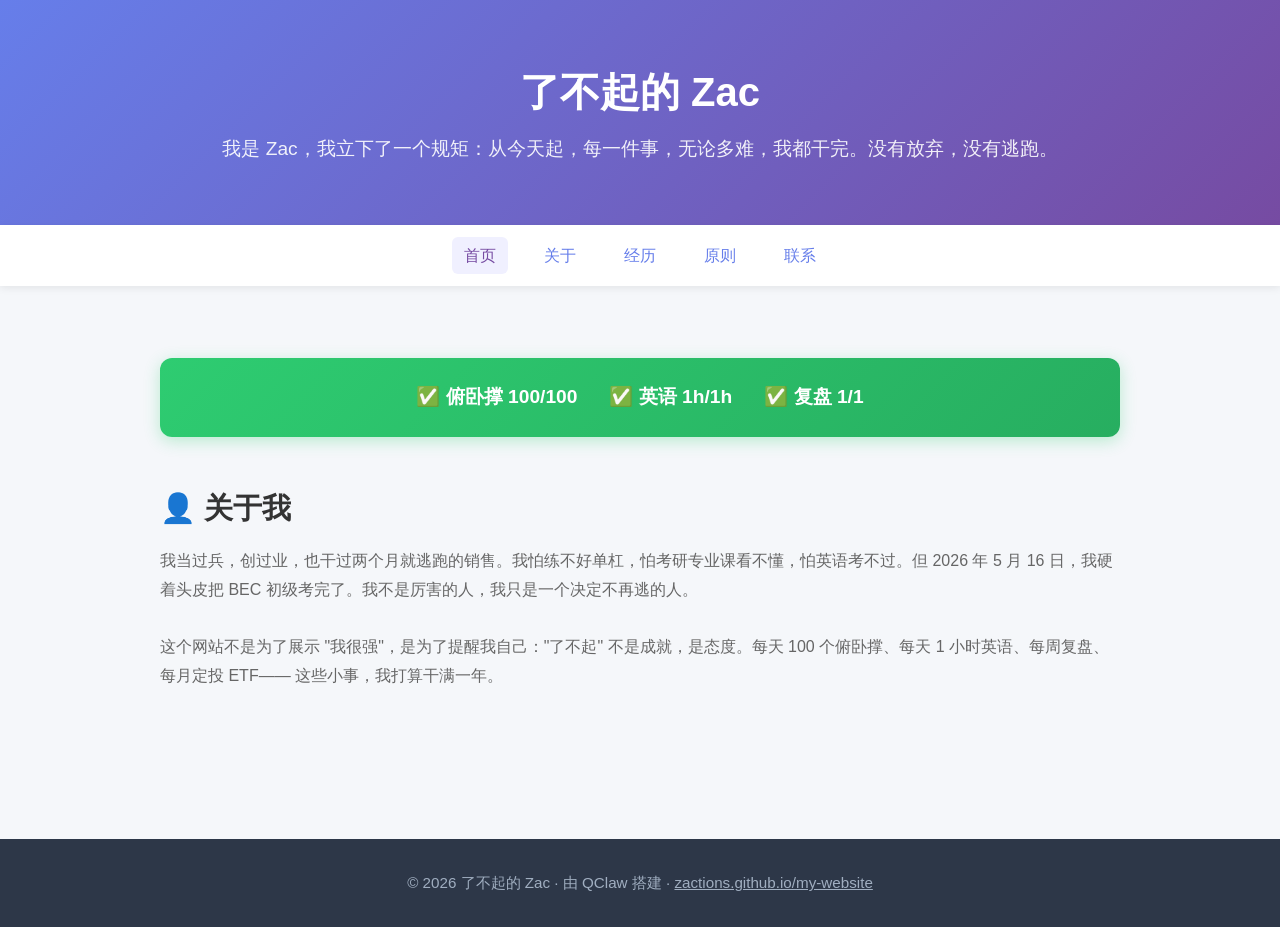
<file: index.html>
<!DOCTYPE html>
<html lang="zh-CN">
<head>
  <meta charset="UTF-8">
  <meta name="viewport" content="width=device-width, initial-scale=1.0">
  <title>了不起的 Zac</title>
  <meta name="description" content="了不起的 Zac - 每一件事，无论多难，我都干完。没有放弃，没有逃跑。">
  <meta name="keywords" content="Zac, 了不起的Zac, 个人网站, 坚持, 不逃跑">
  <meta name="author" content="Zac">
  <link rel="canonical" href="https://zactions.github.io/my-website/">
  <link rel="stylesheet" href="css/style.css">
  <link rel="icon" href="images/favicon.ico" type="image/x-icon">
  <!-- Open Graph -->
  <meta property="og:title" content="了不起的 Zac">
  <meta property="og:description" content="每一件事，无论多难，我都干完。没有放弃，没有逃跑。">
  <meta property="og:type" content="website">
  <meta property="og:url" content="https://zactions.github.io/my-website/">
  <!-- Twitter Card -->
  <meta name="twitter:card" content="summary">
  <meta name="twitter:title" content="了不起的 Zac">
  <meta name="twitter:description" content="每一件事，无论多难，我都干完。没有放弃，没有逃跑。">
  <!-- Security Headers -->
  <meta http-equiv="Content-Security-Policy" content="default-src 'self'; script-src 'self' 'unsafe-inline'; style-src 'self' 'unsafe-inline';">
  <meta http-equiv="X-Frame-Options" content="DENY">
  <meta http-equiv="X-Content-Type-Options" content="nosniff">
  <meta name="referrer" content="strict-origin-when-cross-origin">
</head>
<body>

<!-- 顶部横幅 -->
<header>
  <h1>了不起的 Zac</h1>
  <p>我是 Zac，我立下了一个规矩：从今天起，每一件事，无论多难，我都干完。没有放弃，没有逃跑。</p>
</header>

<!-- 导航栏 -->
<nav>
  <a href="index.html">首页</a>
  <a href="pages/about.html">关于</a>
  <a href="pages/timeline.html">经历</a>
  <a href="pages/rules.html">原则</a>
  <a href="pages/contact.html">联系</a>
</nav>

<!-- 主内容区 -->
<div class="container">

  <!-- 每日打卡 -->
  <section id="checkin" style="margin-top: 32px;">
    <div style="background: linear-gradient(135deg, #2ecc71 0%, #27ae60 100%); color: white; padding: 24px 32px; border-radius: 12px; display: flex; align-items: center; justify-content: center; gap: 32px; flex-wrap: wrap; font-size: 1.2em; font-weight: 600; box-shadow: 0 4px 16px rgba(46,204,113,0.3);">
      <span>✅ 俯卧撑 100/100</span>
      <span>✅ 英语 1h/1h</span>
      <span>✅ 复盘 1/1</span>
    </div>
  </section>

  <!-- 关于板块 -->
  <section id="about" style="margin-top: 48px;">
    <h2>👤 关于我</h2>
    <p class="section-desc">
      我当过兵，创过业，也干过两个月就逃跑的销售。我怕练不好单杠，怕考研专业课看不懂，怕英语考不过。但 2026 年 5 月 16 日，我硬着头皮把 BEC 初级考完了。我不是厉害的人，我只是一个决定不再逃的人。<br><br>
      这个网站不是为了展示 "我很强"，是为了提醒我自己："了不起" 不是成就，是态度。每天 100 个俯卧撑、每天 1 小时英语、每周复盘、每月定投 ETF—— 这些小事，我打算干满一年。
    </p>
  </section>

</div>

<!-- 页脚 -->
<footer>
  <p>© 2026 了不起的 Zac · 由 QClaw 搭建 · <a href="https://zactions.github.io/my-website/" style="color:#a0aec0;">zactions.github.io/my-website</a></p>
</footer>

<script src="js/main.js"></script>
</body>
</html>
</file>
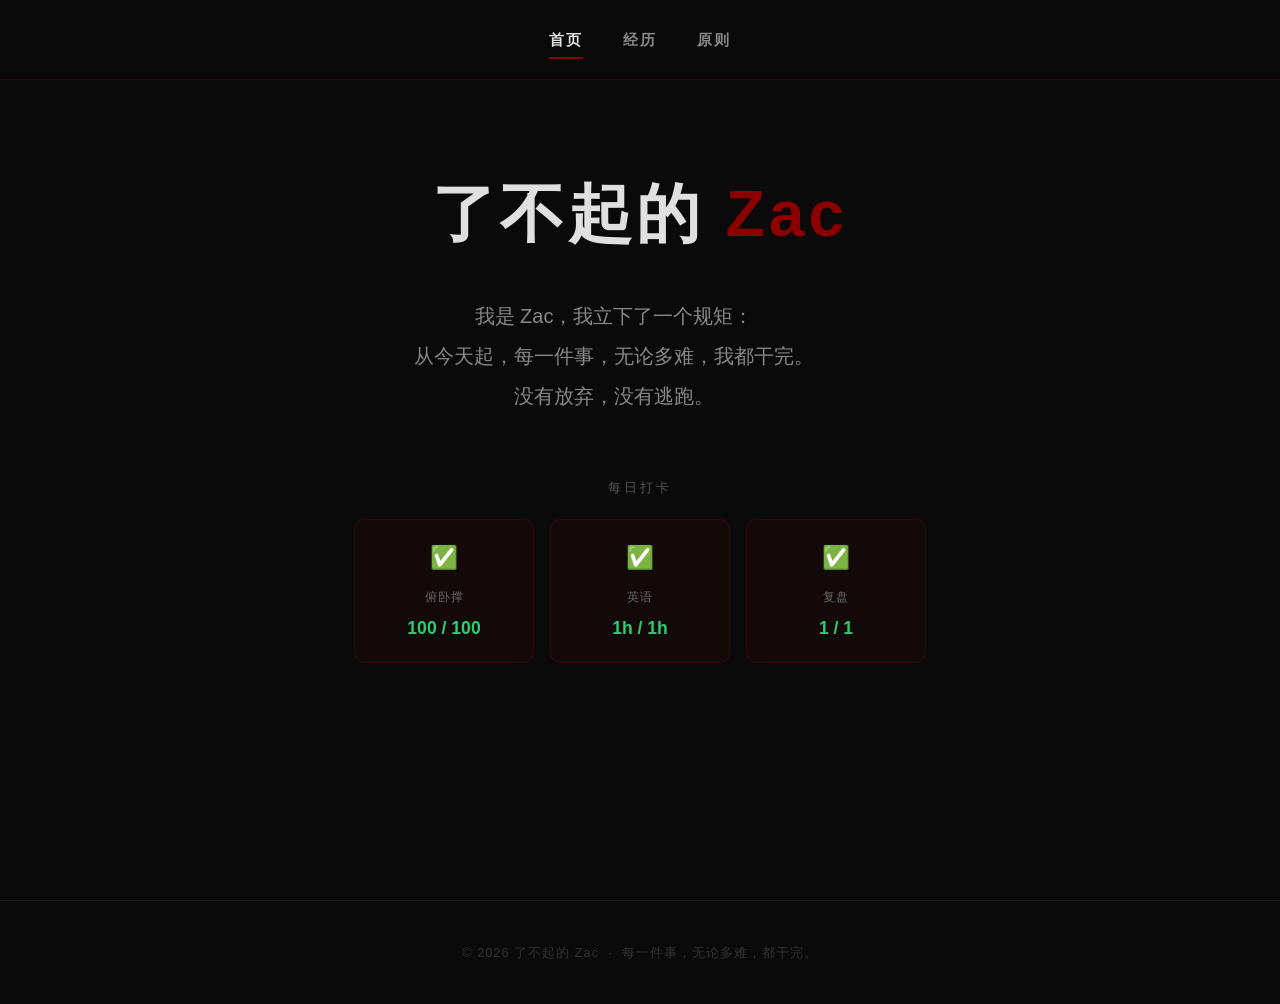
<file: zac-single-page.html>
<!DOCTYPE html>
<html lang="zh-CN">
<head>
  <meta charset="UTF-8">
  <meta name="viewport" content="width=device-width, initial-scale=1.0">
  <title>了不起的 Zac</title>
  <!-- Google Fonts -->
  <link rel="preconnect" href="https://fonts.googleapis.com">
  <link rel="preconnect" href="https://fonts.gstatic.com" crossorigin>
  <link href="https://fonts.googleapis.com/css2?family=Noto+Sans+SC:wght@400;700;900&display=swap" rel="stylesheet">
  <!-- Security Headers -->
  <meta http-equiv="Content-Security-Policy" content="default-src 'self'; script-src 'self' 'unsafe-inline'; style-src 'self' 'unsafe-inline' fonts.googleapis.com; font-src 'self' fonts.gstatic.com; img-src 'self' data:; connect-src 'none'; frame-ancestors 'none'; base-uri 'self'; form-action 'none';">
  <meta http-equiv="X-Frame-Options" content="DENY">
  <meta http-equiv="X-Content-Type-Options" content="nosniff">
  <meta http-equiv="X-XSS-Protection" content="1; mode=block">
  <meta name="referrer" content="strict-origin-when-cross-origin">
  <meta name="theme-color" content="#0a0a0a">
  <style>
    /* ===== Reset & Base ===== */
    *, *::before, *::after { box-sizing: border-box; margin: 0; padding: 0; }
    html { scroll-behavior: smooth; }
    body {
      font-family: 'Noto Sans SC', -apple-system, BlinkMacSystemFont, 'Segoe UI', sans-serif;
      background: #0a0a0a;
      color: #e0e0e0;
      line-height: 1.8;
      -webkit-font-smoothing: antialiased;
      overflow-x: hidden;
    }

    /* ===== Navigation ===== */
    nav {
      position: fixed;
      top: 0; left: 0; right: 0;
      z-index: 1000;
      display: flex;
      justify-content: center;
      gap: 40px;
      padding: 20px 24px;
      background: rgba(10, 10, 10, 0.85);
      backdrop-filter: blur(12px);
      -webkit-backdrop-filter: blur(12px);
      border-bottom: 1px solid rgba(139, 0, 0, 0.3);
    }
    nav a {
      color: #888;
      text-decoration: none;
      font-size: 0.95em;
      font-weight: 700;
      letter-spacing: 2px;
      text-transform: uppercase;
      padding: 6px 0;
      position: relative;
      transition: color 0.3s;
      cursor: pointer;
    }
    nav a::after {
      content: '';
      position: absolute;
      bottom: 0; left: 0; right: 0;
      height: 2px;
      background: #8b0000;
      transform: scaleX(0);
      transition: transform 0.3s;
    }
    nav a:hover, nav a.active { color: #e0e0e0; }
    nav a:hover::after, nav a.active::after { transform: scaleX(1); }

    /* ===== Page Sections ===== */
    .page { display: none; min-height: 100vh; padding: 100px 24px 80px; }
    .page.active { display: block; }

    /* ===== Container ===== */
    .container { max-width: 720px; margin: 0 auto; }

    /* ===== Home Page ===== */
    #page-home {
      display: flex;
      flex-direction: column;
      justify-content: center;
      align-items: center;
      text-align: center;
      min-height: 100vh;
      padding-top: 0;
    }
    .hero-title {
      font-size: clamp(2.2em, 6vw, 4em);
      font-weight: 900;
      color: #e0e0e0;
      letter-spacing: 4px;
      margin-bottom: 24px;
      animation: fadeInUp 0.8s ease-out;
    }
    .hero-title span {
      color: #8b0000;
    }
    .hero-subtitle {
      font-size: clamp(1em, 2.5vw, 1.25em);
      color: #888;
      max-width: 520px;
      line-height: 2;
      animation: fadeInUp 0.8s ease-out 0.2s both;
    }
    .hero-subtitle .highlight {
      color: #e0e0e0;
      font-weight: 700;
    }

    /* ===== Check-in Section ===== */
    .checkin-section {
      margin-top: 60px;
      animation: fadeInUp 0.8s ease-out 0.4s both;
    }
    .checkin-title {
      font-size: 0.8em;
      color: #555;
      letter-spacing: 3px;
      text-transform: uppercase;
      margin-bottom: 20px;
    }
    .checkin-grid {
      display: flex;
      gap: 16px;
      justify-content: center;
      flex-wrap: wrap;
    }
    .checkin-item {
      background: rgba(139, 0, 0, 0.08);
      border: 1px solid rgba(139, 0, 0, 0.25);
      border-radius: 10px;
      padding: 18px 28px;
      min-width: 180px;
      transition: border-color 0.3s, background 0.3s;
    }
    .checkin-item:hover {
      border-color: rgba(139, 0, 0, 0.6);
      background: rgba(139, 0, 0, 0.15);
    }
    .checkin-item .icon {
      font-size: 1.4em;
      margin-bottom: 8px;
    }
    .checkin-item .label {
      font-size: 0.78em;
      color: #666;
      letter-spacing: 1px;
      text-transform: uppercase;
    }
    .checkin-item .value {
      font-size: 1.1em;
      font-weight: 700;
      color: #e0e0e0;
      margin-top: 4px;
    }
    .checkin-item .value.done { color: #2ecc71; }

    /* ===== Timeline Page ===== */
    .page-title {
      font-size: clamp(1.6em, 4vw, 2.4em);
      font-weight: 900;
      color: #e0e0e0;
      letter-spacing: 3px;
      margin-bottom: 12px;
    }
    .page-desc {
      color: #555;
      font-size: 0.95em;
      margin-bottom: 48px;
      line-height: 1.8;
    }
    .timeline {
      position: relative;
      padding-left: 36px;
    }
    .timeline::before {
      content: '';
      position: absolute;
      left: 7px;
      top: 6px;
      bottom: 6px;
      width: 2px;
      background: linear-gradient(to bottom, #8b0000, #333, #2ecc71);
    }
    .tl-item {
      position: relative;
      margin-bottom: 40px;
      animation: fadeInUp 0.5s ease-out both;
    }
    .tl-item:nth-child(2) { animation-delay: 0.1s; }
    .tl-item:nth-child(3) { animation-delay: 0.2s; }
    .tl-item:nth-child(4) { animation-delay: 0.3s; }
    .tl-item:nth-child(5) { animation-delay: 0.4s; }
    .tl-item:nth-child(6) { animation-delay: 0.5s; }
    .tl-item:nth-child(7) { animation-delay: 0.6s; }
    .tl-dot {
      position: absolute;
      left: -36px;
      top: 6px;
      width: 16px;
      height: 16px;
      border-radius: 50%;
      border: 2px solid #0a0a0a;
      z-index: 1;
    }
    .tl-dot.escape { background: #8b0000; box-shadow: 0 0 0 3px rgba(139,0,0,0.3); }
    .tl-dot.persist { background: #2ecc71; box-shadow: 0 0 0 3px rgba(46,204,113,0.3); }
    .tl-year {
      font-size: 0.78em;
      letter-spacing: 2px;
      text-transform: uppercase;
      margin-bottom: 8px;
    }
    .tl-year.escape { color: #8b0000; }
    .tl-year.persist { color: #2ecc71; }
    .tl-text {
      color: #aaa;
      font-size: 0.95em;
      line-height: 1.9;
    }
    .tl-text .tag {
      font-weight: 700;
      padding: 1px 8px;
      border-radius: 4px;
      font-size: 0.88em;
    }
    .tl-text .tag.escape { color: #8b0000; background: rgba(139,0,0,0.15); }
    .tl-text .tag.persist { color: #2ecc71; background: rgba(46,204,113,0.1); }
    .tl-reflect {
      display: block;
      margin-top: 10px;
      color: #555;
      font-size: 0.88em;
      font-style: italic;
      border-left: 2px solid #333;
      padding-left: 12px;
    }

    /* ===== Rules Page ===== */
    .rules-grid {
      display: flex;
      flex-direction: column;
      gap: 24px;
      margin-top: 12px;
    }
    .rule-card {
      background: transparent;
      border: 1px solid #1a1a1a;
      border-radius: 12px;
      padding: 32px 36px;
      transition: border-color 0.3s, background 0.3s;
    }
    .rule-card:hover {
      border-color: #8b0000;
      background: rgba(139, 0, 0, 0.05);
    }
    .rule-num {
      font-size: 0.72em;
      color: #8b0000;
      letter-spacing: 3px;
      font-weight: 700;
      margin-bottom: 14px;
    }
    .rule-text {
      font-size: clamp(1.1em, 2.5vw, 1.35em);
      font-weight: 700;
      color: #e0e0e0;
      line-height: 1.7;
    }

    /* ===== Footer ===== */
    footer {
      text-align: center;
      padding: 40px 24px;
      color: #333;
      font-size: 0.8em;
      letter-spacing: 1px;
      border-top: 1px solid #1a1a1a;
    }

    /* ===== Animations ===== */
    @keyframes fadeInUp {
      from { opacity: 0; transform: translateY(20px); }
      to   { opacity: 1; transform: translateY(0); }
    }

    /* ===== Responsive ===== */
    @media (max-width: 600px) {
      nav { gap: 20px; padding: 16px 12px; }
      nav a { font-size: 0.82em; letter-spacing: 1px; }
      .page { padding: 90px 16px 60px; }
      .checkin-item { min-width: 140px; padding: 14px 18px; }
      .rule-card { padding: 24px 20px; }
      .timeline { padding-left: 28px; }
    }
  </style>
</head>
<body>

<!-- ===== Navigation ===== -->
<nav>
  <a onclick="switchPage('home')" class="active">首页</a>
  <a onclick="switchPage('timeline')">经历</a>
  <a onclick="switchPage('rules')">原则</a>
</nav>

<!-- ===== Page: Home ===== -->
<div id="page-home" class="page active">
  <div class="container">
    <h1 class="hero-title">了不起的 <span>Zac</span></h1>
    <p class="hero-subtitle">
      我是 Zac，我立下了一个规矩：<br>
      从今天起，每一件事，无论多难，我都干完。<br>
      没有放弃，没有逃跑。
    </p>

    <div class="checkin-section">
      <div class="checkin-title">每日打卡</div>
      <div class="checkin-grid">
        <div class="checkin-item">
          <div class="icon">✅</div>
          <div class="label">俯卧撑</div>
          <div class="value done">100 / 100</div>
        </div>
        <div class="checkin-item">
          <div class="icon">✅</div>
          <div class="label">英语</div>
          <div class="value done">1h / 1h</div>
        </div>
        <div class="checkin-item">
          <div class="icon">✅</div>
          <div class="label">复盘</div>
          <div class="value done">1 / 1</div>
        </div>
      </div>
    </div>
  </div>
</div>

<!-- ===== Page: Timeline ===== -->
<div id="page-timeline" class="page">
  <div class="container">
    <h2 class="page-title">经历</h2>
    <p class="page-desc">这里没有成功故事，只有我一次次"想逃"和"硬撑"的记录。</p>

    <div class="timeline">
      <!-- 2018 -->
      <div class="tl-item">
        <div class="tl-dot escape"></div>
        <div class="tl-year escape">2018 年 — 逃</div>
        <div class="tl-text">
          去北京大宝化妆品公司打工，两班倒，累 + 被骂，干了两天就辞职。
          <span class="tag escape">（逃）</span>
          <span class="tl-reflect">反思：怕苦，我选了最省力的路。</span>
        </div>
      </div>

      <!-- 2019–2021 -->
      <div class="tl-item">
        <div class="tl-dot persist"></div>
        <div class="tl-year persist">2019 — 2021 年 — 撑</div>
        <div class="tl-text">
          创办补习班，从零做起，招生、教学、管理全扛下来，成功运营。
          <span class="tag persist">（撑）</span>
          <span class="tl-reflect">反思：原来我能撑住的时候，是可以做出东西的。</span>
        </div>
      </div>

      <!-- 2023–2025 -->
      <div class="tl-item">
        <div class="tl-dot escape"></div>
        <div class="tl-year escape">2023 — 2025 年 — 逃</div>
        <div class="tl-text">
          在部队，怕单杠练不好、怕考核不过、怕被批评，选择了退伍。
          <span class="tag escape">（逃）</span>
          <span class="tl-reflect">反思：我逃了，但问题没有消失，只是延迟了。</span>
        </div>
      </div>

      <!-- 2025 备考 -->
      <div class="tl-item">
        <div class="tl-dot escape"></div>
        <div class="tl-year escape">2025 年 — 逃</div>
        <div class="tl-text">
          退伍后说"要考研"，在北大的专业课面前打游戏逃避，最后没考上。
          <span class="tag escape">（逃）</span>
          <span class="tl-reflect">反思：逃避比失败更让人看不起自己。</span>
        </div>
      </div>

      <!-- 2026 入职 -->
      <div class="tl-item">
        <div class="tl-dot escape"></div>
        <div class="tl-year escape">2026 年初 — 逃</div>
        <div class="tl-text">
          入职指南针公司，两个月后因业绩压力和产品价值质疑离职。
          <span class="tag escape">（逃）</span>
          <span class="tl-reflect">反思：我不是不能干，我是不敢面对"干不好"的自己。</span>
        </div>
      </div>

      <!-- 2026 BEC -->
      <div class="tl-item">
        <div class="tl-dot persist"></div>
        <div class="tl-year persist">2026 年 5 月 16 日 — 撑</div>
        <div class="tl-text">
          BEC 初级英语考试，听力听不懂、口语说不出，但硬着头皮考完了。
          <span class="tag persist">（撑）</span>
          <span class="tl-reflect">反思：这一次我没有逃。撑过去之后，我发现"怕"是可以被干掉的。</span>
        </div>
      </div>

      <!-- 现在 -->
      <div class="tl-item">
        <div class="tl-dot persist"></div>
        <div class="tl-year persist">现在 → 一年之约 — 撑</div>
        <div class="tl-text">
          每天 100 个俯卧撑、每天 1 小时英语、每周复盘、每月定投 ETF。
          <span class="tag persist">（撑）</span>
          <span class="tl-reflect">反思：了不起不是成就，是态度。这些小事，我打算干满一年。</span>
        </div>
      </div>
    </div>
  </div>
</div>

<!-- ===== Page: Rules ===== -->
<div id="page-rules" class="page">
  <div class="container">
    <h2 class="page-title">原则</h2>
    <p class="page-desc">这些原则，是我用一次次的"逃"换来的。</p>

    <div class="rules-grid">
      <div class="rule-card">
        <div class="rule-num">01</div>
        <div class="rule-text">遇到困难，先问"我怎么才能撑过去"，而不是"我能不能换条路"。</div>
      </div>
      <div class="rule-card">
        <div class="rule-num">02</div>
        <div class="rule-text">先干完，再谈情绪。情绪是干完之后的奖励，不是干之前的借口。</div>
      </div>
      <div class="rule-card">
        <div class="rule-num">03</div>
        <div class="rule-text">同理心留给有资格的人。自己都站不稳，扶别人只会一起倒。</div>
      </div>
      <div class="rule-card">
        <div class="rule-num">04</div>
        <div class="rule-text">对面弱爆了，就快速推塔。工作中的目标是完成任务、赚到钱，不是打公平竞技。</div>
      </div>
      <div class="rule-card">
        <div class="rule-num">05</div>
        <div class="rule-text">如果我没钱没本事，对谁好都是打扰。</div>
      </div>
      <div class="rule-card">
        <div class="rule-num">06</div>
        <div class="rule-text">投资自己的脑子、身体和时间，这三样东西别人永远拿不走。</div>
      </div>
    </div>
  </div>
</div>

<footer>© 2026 了不起的 Zac &nbsp;·&nbsp; 每一件事，无论多难，都干完。</footer>

<!-- ===== Native JS: SPA Page Switch ===== -->
<script>
  function switchPage(pageName) {
    // Hide all pages
    var pages = document.querySelectorAll('.page');
    for (var i = 0; i < pages.length; i++) {
      pages[i].classList.remove('active');
    }
    // Show target page
    var target = document.getElementById('page-' + pageName);
    if (target) {
      target.classList.add('active');
    }
    // Update nav active state
    var navLinks = document.querySelectorAll('nav a');
    for (var j = 0; j < navLinks.length; j++) {
      navLinks[j].classList.remove('active');
      if (navLinks[j].getAttribute('onclick') === "switchPage('" + pageName + "')") {
        navLinks[j].classList.add('active');
      }
    }
    // Scroll to top
    window.scrollTo({ top: 0, behavior: 'smooth' });
  }

  // Re-trigger animations on page switch
  var observer = new MutationObserver(function() {
    var activePage = document.querySelector('.page.active');
    if (activePage) {
      var animated = activePage.querySelectorAll('.tl-item, .rule-card');
      for (var k = 0; k < animated.length; k++) {
        animated[k].style.animation = 'none';
        animated[k].offsetHeight; // trigger reflow
        animated[k].style.animation = '';
      }
    }
  });
  observer.observe(document.getElementById('page-timeline'), { attributes: true, attributeFilter: ['class'] });
  observer.observe(document.getElementById('page-rules'), { attributes: true, attributeFilter: ['class'] });
</script>

</body>
</html>
</file>
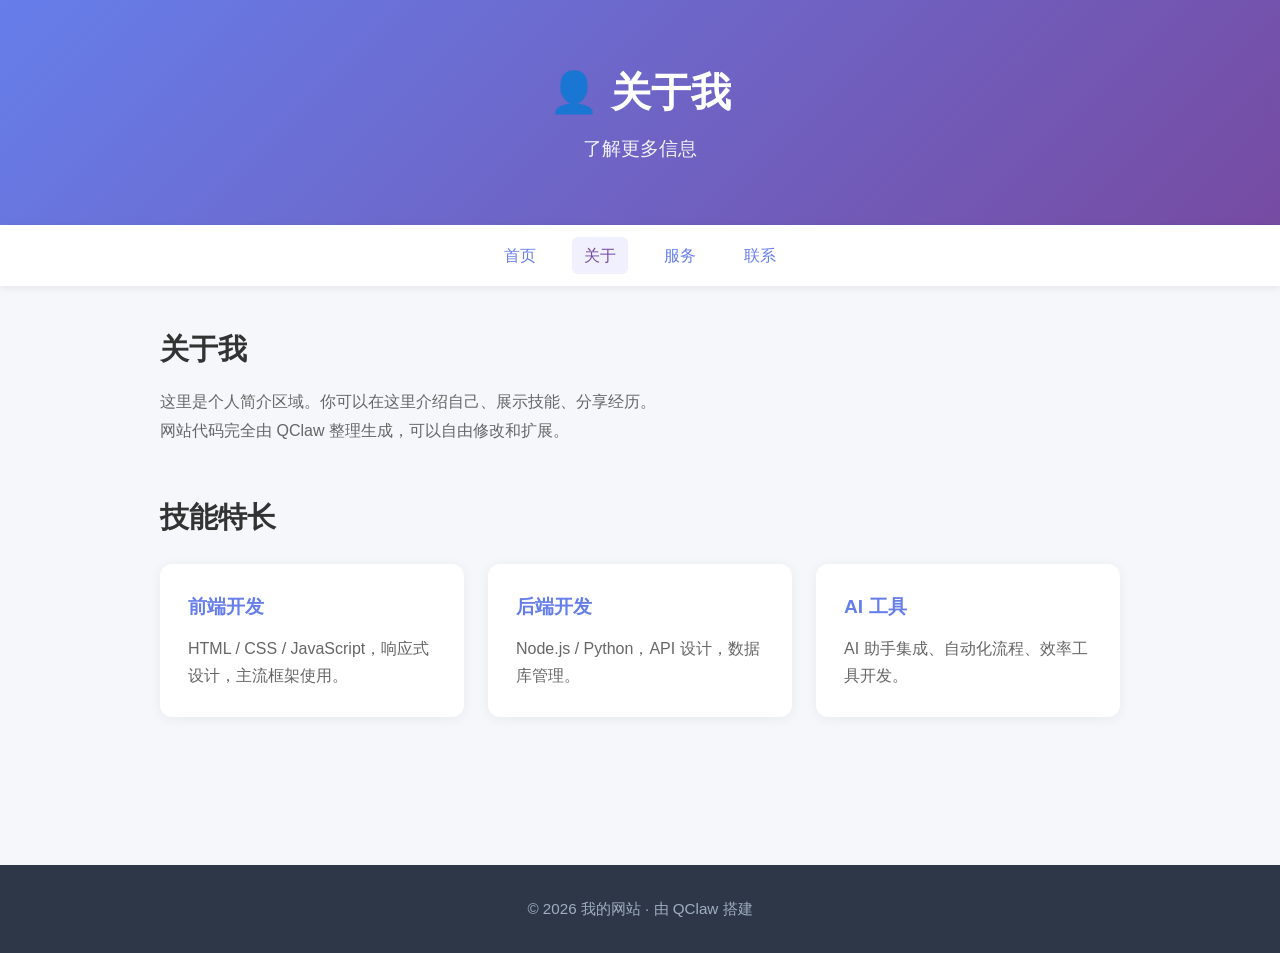
<file: pages/about.html>
<!DOCTYPE html>
<html lang="zh-CN">
<head>
  <meta charset="UTF-8">
  <meta name="viewport" content="width=device-width, initial-scale=1.0">
  <title>关于我 - 我的网站</title>
  <link rel="stylesheet" href="../css/style.css">
</head>
<body>

<header>
  <h1>👤 关于我</h1>
  <p>了解更多信息</p>
</header>

<nav>
  <a href="../index.html">首页</a>
  <a href="about.html">关于</a>
  <a href="services.html">服务</a>
  <a href="contact.html">联系</a>
</nav>

<div class="container">
  <section>
    <h2>关于我</h2>
    <p class="section-desc">
      这里是个人简介区域。你可以在这里介绍自己、展示技能、分享经历。<br>
      网站代码完全由 QClaw 整理生成，可以自由修改和扩展。
    </p>
  </section>

  <section style="margin-top: 40px;">
    <h2>技能特长</h2>
    <div class="cards">
      <div class="card">
        <h3>前端开发</h3>
        <p>HTML / CSS / JavaScript，响应式设计，主流框架使用。</p>
      </div>
      <div class="card">
        <h3>后端开发</h3>
        <p>Node.js / Python，API 设计，数据库管理。</p>
      </div>
      <div class="card">
        <h3>AI 工具</h3>
        <p>AI 助手集成、自动化流程、效率工具开发。</p>
      </div>
    </div>
  </section>
</div>

<footer>
  <p>© 2026 我的网站 · 由 QClaw 搭建</p>
</footer>

<script src="../js/main.js"></script>
</body>
</html>
</file>
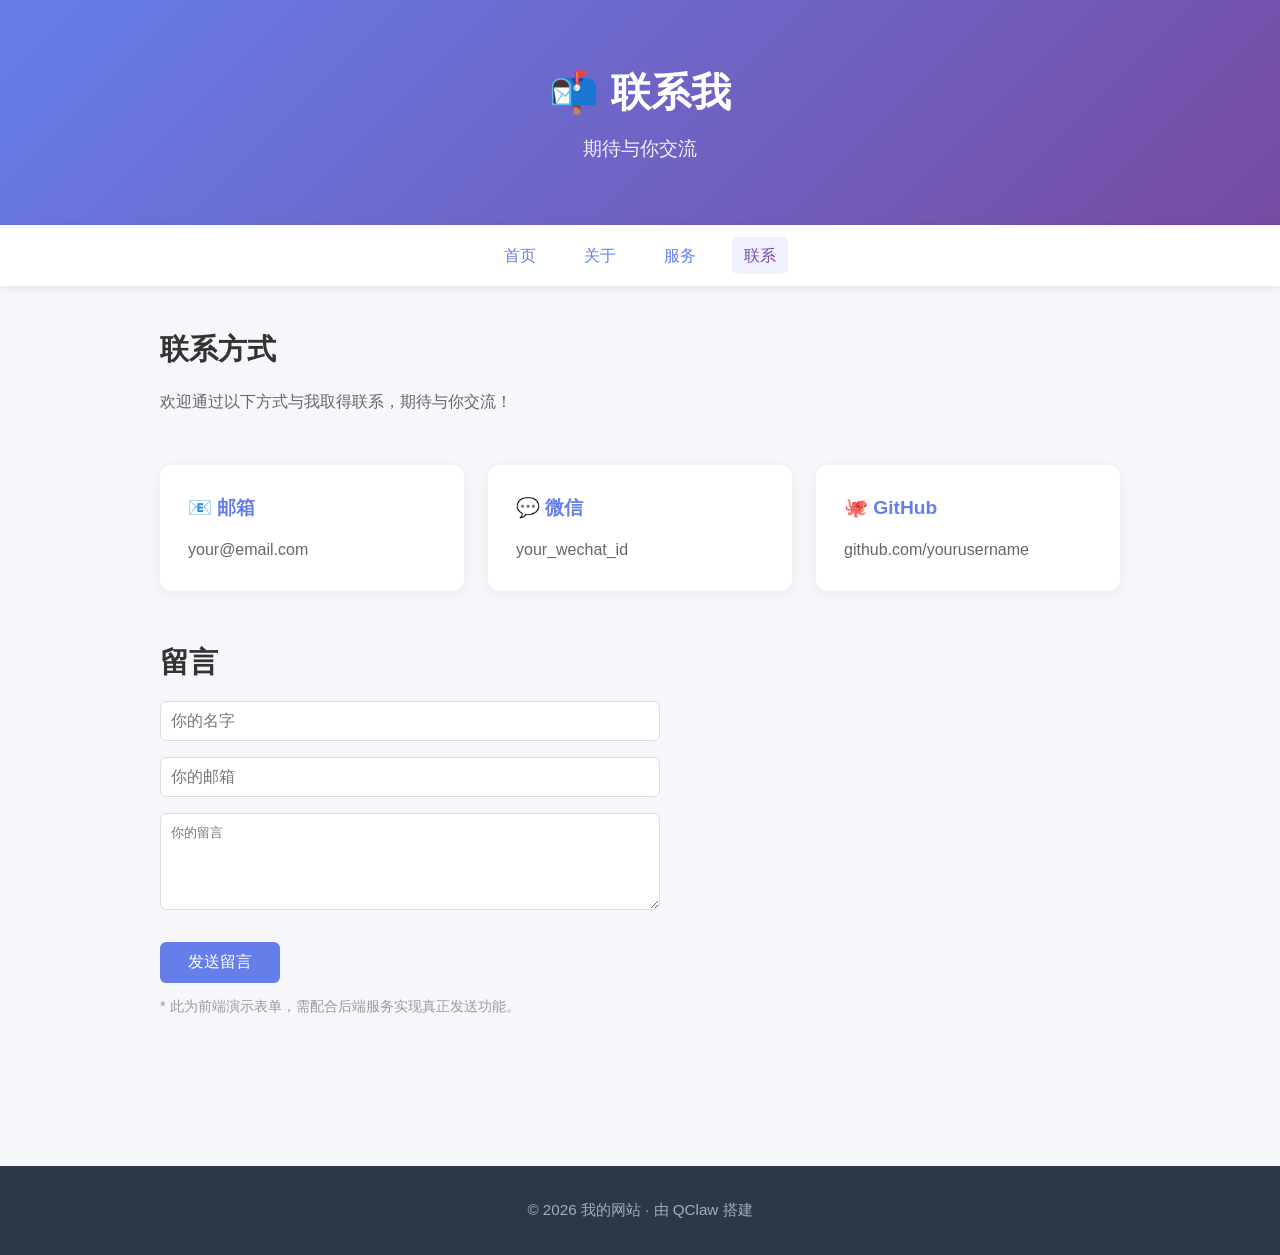
<file: pages/contact.html>
<!DOCTYPE html>
<html lang="zh-CN">
<head>
  <meta charset="UTF-8">
  <meta name="viewport" content="width=device-width, initial-scale=1.0">
  <title>联系我 - 我的网站</title>
  <link rel="stylesheet" href="../css/style.css">
</head>
<body>

<header>
  <h1>📬 联系我</h1>
  <p>期待与你交流</p>
</header>

<nav>
  <a href="../index.html">首页</a>
  <a href="about.html">关于</a>
  <a href="services.html">服务</a>
  <a href="contact.html">联系</a>
</nav>

<div class="container">
  <section>
    <h2>联系方式</h2>
    <p class="section-desc">
      欢迎通过以下方式与我取得联系，期待与你交流！
    </p>
  </section>

  <section style="margin-top: 32px;">
    <div class="cards">
      <div class="card">
        <h3>📧 邮箱</h3>
        <p>your@email.com</p>
      </div>
      <div class="card">
        <h3>💬 微信</h3>
        <p>your_wechat_id</p>
      </div>
      <div class="card">
        <h3>🐙 GitHub</h3>
        <p>github.com/yourusername</p>
      </div>
    </div>
  </section>

  <section style="margin-top: 48px;">
    <h2>留言</h2>
    <form style="margin-top: 16px; display: flex; flex-direction: column; gap: 16px; max-width: 500px;">
      <input type="text" placeholder="你的名字" style="padding: 10px; border: 1px solid #ddd; border-radius: 6px; font-size: 1em;">
      <input type="email" placeholder="你的邮箱" style="padding: 10px; border: 1px solid #ddd; border-radius: 6px; font-size: 1em;">
      <textarea placeholder="你的留言" rows="5" style="padding: 10px; border: 1px solid #ddd; border-radius: 6px; font-size: 1em; resize: vertical;"></textarea>
      <button type="button" class="btn" style="align-self: flex-start;">发送留言</button>
    </form>
    <p style="margin-top: 12px; color: #999; font-size: 0.9em;">* 此为前端演示表单，需配合后端服务实现真正发送功能。</p>
  </section>
</div>

<footer>
  <p>© 2026 我的网站 · 由 QClaw 搭建</p>
</footer>

<script src="../js/main.js"></script>
</body>
</html>
</file>
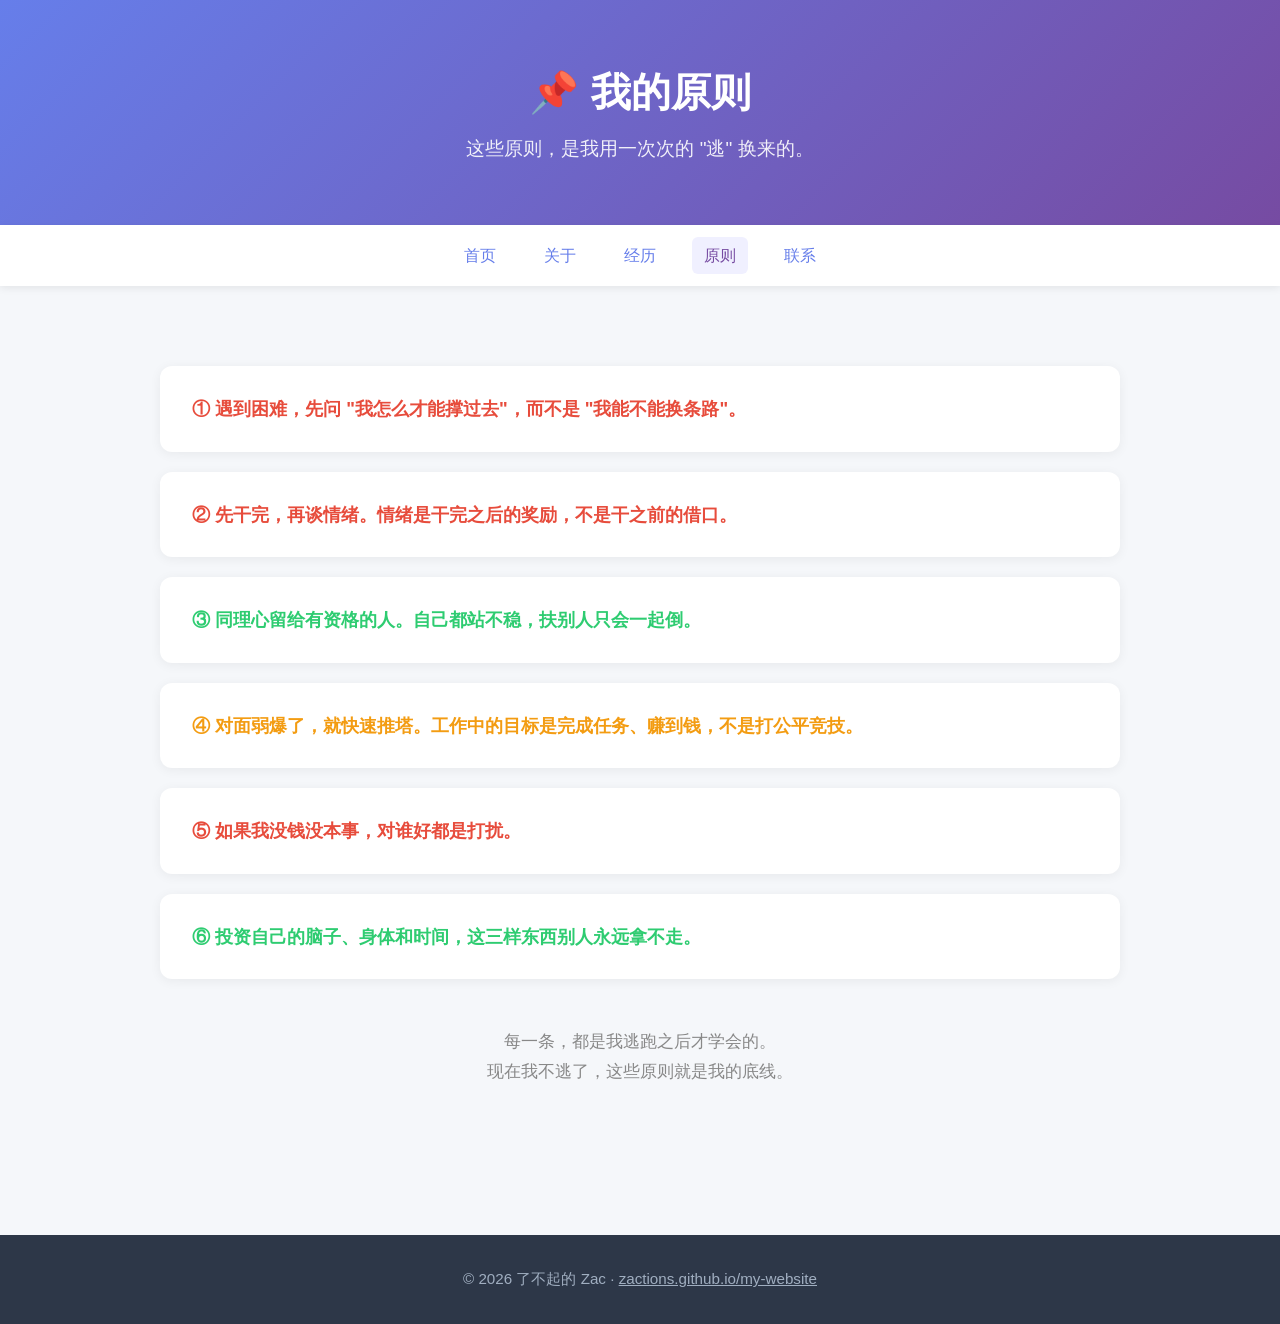
<file: pages/rules.html>
<!DOCTYPE html>
<html lang="zh-CN">
<head>
  <meta charset="UTF-8">
  <meta name="viewport" content="width=device-width, initial-scale=1.0">
  <title>我的原则 - 了不起的 Zac</title>
  <meta name="description" content="这些原则，是我用一次次的逃换来的。">
  <link rel="stylesheet" href="../css/style.css">
  <link rel="icon" href="../images/favicon.ico" type="image/x-icon">
  <meta http-equiv="Content-Security-Policy" content="default-src 'self'; script-src 'self' 'unsafe-inline'; style-src 'self' 'unsafe-inline';">
  <meta http-equiv="X-Frame-Options" content="DENY">
  <meta http-equiv="X-Content-Type-Options" content="nosniff">
  <meta name="referrer" content="strict-origin-when-cross-origin">
</head>
<body>

<header>
  <h1>📌 我的原则</h1>
  <p>这些原则，是我用一次次的 "逃" 换来的。</p>
</header>

<nav>
  <a href="../index.html">首页</a>
  <a href="about.html">关于</a>
  <a href="timeline.html">经历</a>
  <a href="rules.html">原则</a>
  <a href="contact.html">联系</a>
</nav>

<div class="container">

  <!-- 原则列表 -->
  <section style="margin-top: 40px;">

    <div style="background: white; padding: 28px 32px; border-radius: 12px; box-shadow: 0 2px 12px rgba(0,0,0,0.06); margin-bottom: 20px;">
      <h3 style="color: #e74c3c; font-size: 1.15em;">① 遇到困难，先问 "我怎么才能撑过去"，而不是 "我能不能换条路"。</h3>
    </div>

    <div style="background: white; padding: 28px 32px; border-radius: 12px; box-shadow: 0 2px 12px rgba(0,0,0,0.06); margin-bottom: 20px;">
      <h3 style="color: #e74c3c; font-size: 1.15em;">② 先干完，再谈情绪。情绪是干完之后的奖励，不是干之前的借口。</h3>
    </div>

    <div style="background: white; padding: 28px 32px; border-radius: 12px; box-shadow: 0 2px 12px rgba(0,0,0,0.06); margin-bottom: 20px;">
      <h3 style="color: #2ecc71; font-size: 1.15em;">③ 同理心留给有资格的人。自己都站不稳，扶别人只会一起倒。</h3>
    </div>

    <div style="background: white; padding: 28px 32px; border-radius: 12px; box-shadow: 0 2px 12px rgba(0,0,0,0.06); margin-bottom: 20px;">
      <h3 style="color: #f39c12; font-size: 1.15em;">④ 对面弱爆了，就快速推塔。工作中的目标是完成任务、赚到钱，不是打公平竞技。</h3>
    </div>

    <div style="background: white; padding: 28px 32px; border-radius: 12px; box-shadow: 0 2px 12px rgba(0,0,0,0.06); margin-bottom: 20px;">
      <h3 style="color: #e74c3c; font-size: 1.15em;">⑤ 如果我没钱没本事，对谁好都是打扰。</h3>
    </div>

    <div style="background: white; padding: 28px 32px; border-radius: 12px; box-shadow: 0 2px 12px rgba(0,0,0,0.06); margin-bottom: 20px;">
      <h3 style="color: #2ecc71; font-size: 1.15em;">⑥ 投资自己的脑子、身体和时间，这三样东西别人永远拿不走。</h3>
    </div>

  </section>

  <!-- 底部结语 -->
  <section style="margin-top: 48px; text-align: center;">
    <p style="color: #888; font-size: 1.05em; line-height: 1.8;">
      每一条，都是我逃跑之后才学会的。<br>
      现在我不逃了，这些原则就是我的底线。
    </p>
  </section>

</div>

<footer>
  <p>© 2026 了不起的 Zac · <a href="https://zactions.github.io/my-website/" style="color:#a0aec0;">zactions.github.io/my-website</a></p>
</footer>

<script src="../js/main.js"></script>
</body>
</html>
</file>
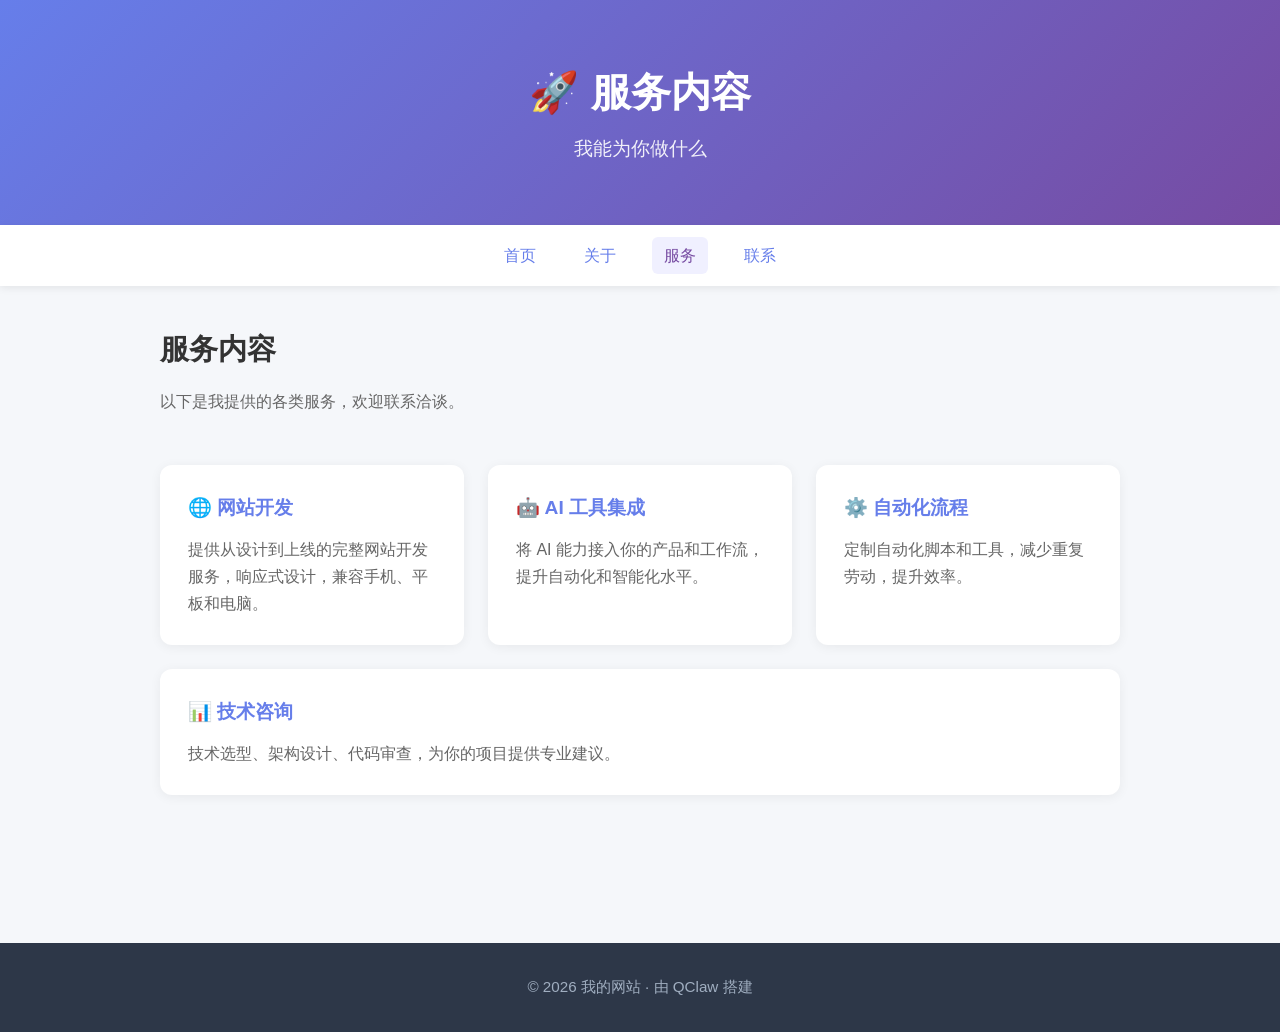
<file: pages/services.html>
<!DOCTYPE html>
<html lang="zh-CN">
<head>
  <meta charset="UTF-8">
  <meta name="viewport" content="width=device-width, initial-scale=1.0">
  <title>服务内容 - 我的网站</title>
  <link rel="stylesheet" href="../css/style.css">
</head>
<body>

<header>
  <h1>🚀 服务内容</h1>
  <p>我能为你做什么</p>
</header>

<nav>
  <a href="../index.html">首页</a>
  <a href="about.html">关于</a>
  <a href="services.html">服务</a>
  <a href="contact.html">联系</a>
</nav>

<div class="container">
  <section>
    <h2>服务内容</h2>
    <p class="section-desc">以下是我提供的各类服务，欢迎联系洽谈。</p>
  </section>

  <section style="margin-top: 32px;">
    <div class="cards">
      <div class="card">
        <h3>🌐 网站开发</h3>
        <p>提供从设计到上线的完整网站开发服务，响应式设计，兼容手机、平板和电脑。</p>
      </div>
      <div class="card">
        <h3>🤖 AI 工具集成</h3>
        <p>将 AI 能力接入你的产品和工作流，提升自动化和智能化水平。</p>
      </div>
      <div class="card">
        <h3>⚙️ 自动化流程</h3>
        <p>定制自动化脚本和工具，减少重复劳动，提升效率。</p>
      </div>
      <div class="card">
        <h3>📊 技术咨询</h3>
        <p>技术选型、架构设计、代码审查，为你的项目提供专业建议。</p>
      </div>
    </div>
  </section>
</div>

<footer>
  <p>© 2026 我的网站 · 由 QClaw 搭建</p>
</footer>

<script src="../js/main.js"></script>
</body>
</html>
</file>
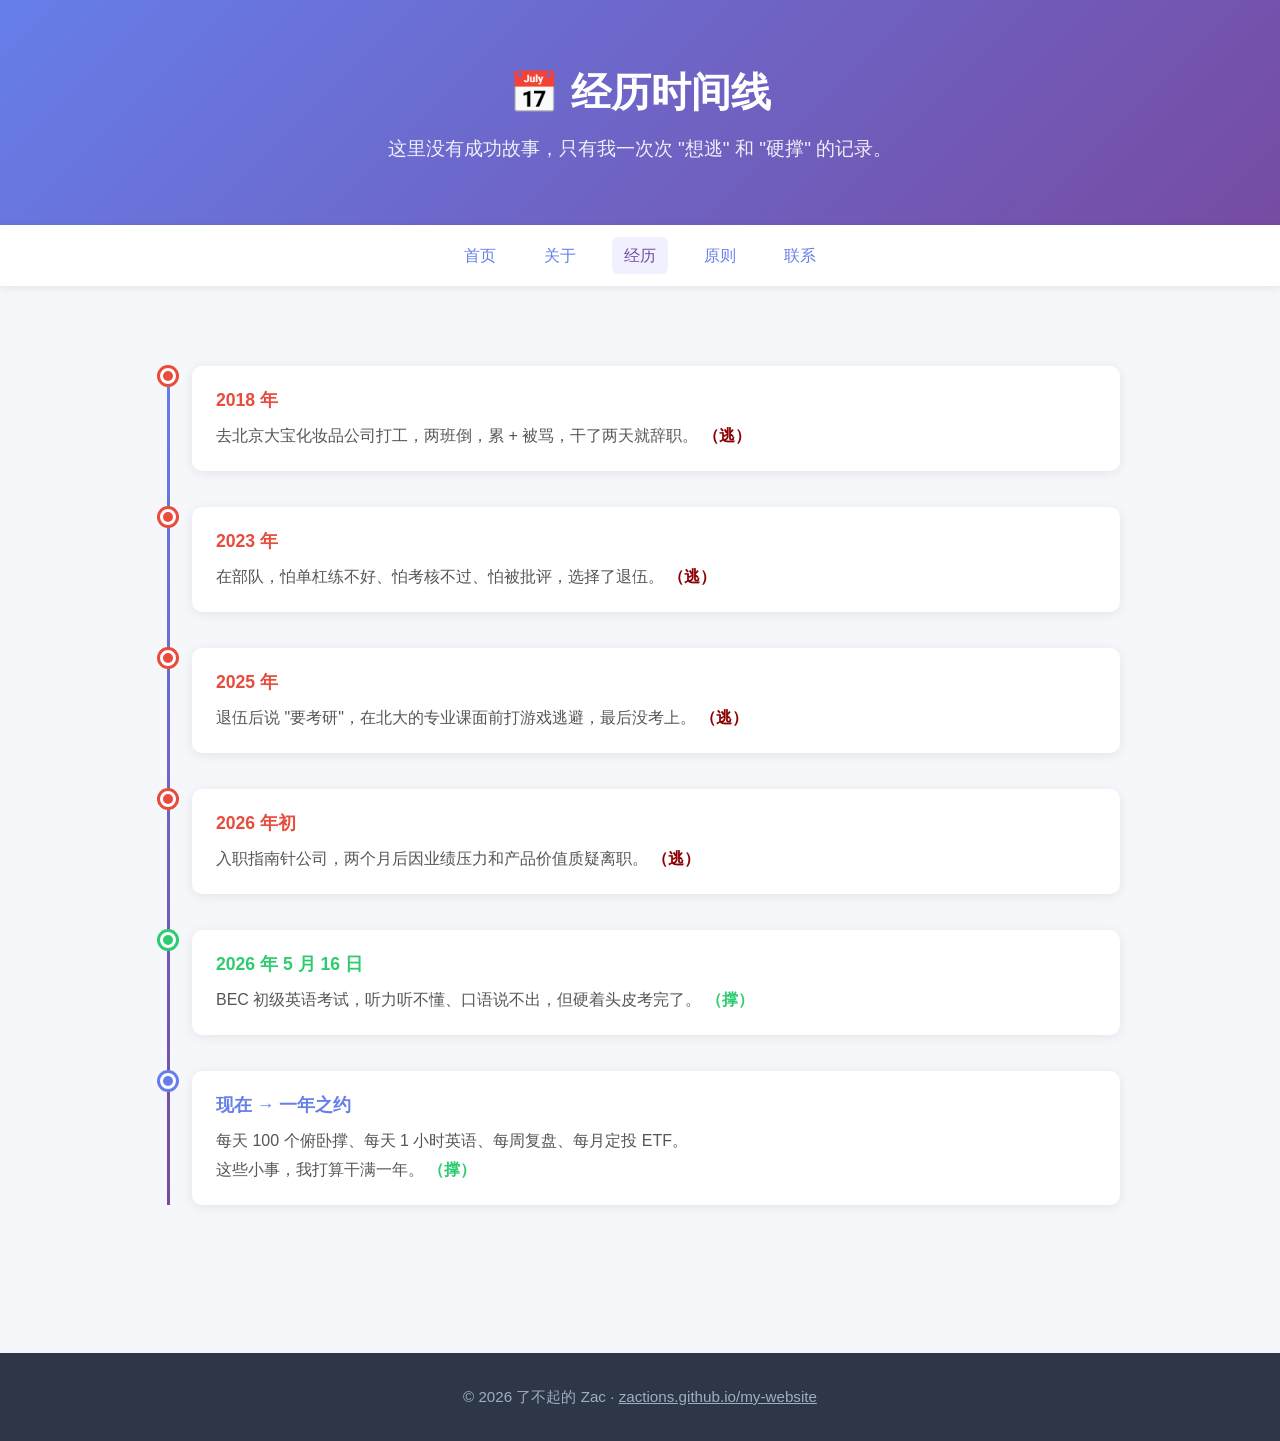
<file: pages/timeline.html>
<!DOCTYPE html>
<html lang="zh-CN">
<head>
  <meta charset="UTF-8">
  <meta name="viewport" content="width=device-width, initial-scale=1.0">
  <title>经历时间线 - 了不起的 Zac</title>
  <meta name="description" content="这里没有成功故事，只有我一次次想逃和硬撑的记录。">
  <link rel="stylesheet" href="../css/style.css">
  <link rel="icon" href="../images/favicon.ico" type="image/x-icon">
  <meta http-equiv="Content-Security-Policy" content="default-src 'self'; script-src 'self' 'unsafe-inline'; style-src 'self' 'unsafe-inline';">
  <meta http-equiv="X-Frame-Options" content="DENY">
  <meta http-equiv="X-Content-Type-Options" content="nosniff">
  <meta name="referrer" content="strict-origin-when-cross-origin">
</head>
<body>

<header>
  <h1>📅 经历时间线</h1>
  <p>这里没有成功故事，只有我一次次 "想逃" 和 "硬撑" 的记录。</p>
</header>

<nav>
  <a href="../index.html">首页</a>
  <a href="about.html">关于</a>
  <a href="timeline.html">经历</a>
  <a href="rules.html">原则</a>
  <a href="contact.html">联系</a>
</nav>

<div class="container">
  <section style="margin-top: 40px;">

    <div style="position: relative; padding-left: 32px;">

      <!-- 时间线竖线 -->
      <div style="position: absolute; left: 7px; top: 0; bottom: 0; width: 3px; background: linear-gradient(to bottom, #667eea, #764ba2);"></div>

      <!-- 2018 -->
      <div style="margin-bottom: 36px; position: relative;">
        <div style="position: absolute; left: -32px; top: 2px; width: 16px; height: 16px; border-radius: 50%; background: #e74c3c; border: 3px solid white; box-shadow: 0 0 0 3px #e74c3c;"></div>
        <div style="background: white; padding: 20px 24px; border-radius: 10px; box-shadow: 0 2px 12px rgba(0,0,0,0.08);">
          <strong style="color: #e74c3c; font-size: 1.1em;">2018 年</strong>
          <p style="margin-top: 8px; color: #555; line-height: 1.8;">
            去北京大宝化妆品公司打工，两班倒，累 + 被骂，干了两天就辞职。
            <span style="color: #8b0000; font-weight: 700;">（逃）</span>
          </p>
        </div>
      </div>

      <!-- 2023 -->
      <div style="margin-bottom: 36px; position: relative;">
        <div style="position: absolute; left: -32px; top: 2px; width: 16px; height: 16px; border-radius: 50%; background: #e74c3c; border: 3px solid white; box-shadow: 0 0 0 3px #e74c3c;"></div>
        <div style="background: white; padding: 20px 24px; border-radius: 10px; box-shadow: 0 2px 12px rgba(0,0,0,0.08);">
          <strong style="color: #e74c3c; font-size: 1.1em;">2023 年</strong>
          <p style="margin-top: 8px; color: #555; line-height: 1.8;">
            在部队，怕单杠练不好、怕考核不过、怕被批评，选择了退伍。
            <span style="color: #8b0000; font-weight: 700;">（逃）</span>
          </p>
        </div>
      </div>

      <!-- 2025 -->
      <div style="margin-bottom: 36px; position: relative;">
        <div style="position: absolute; left: -32px; top: 2px; width: 16px; height: 16px; border-radius: 50%; background: #e74c3c; border: 3px solid white; box-shadow: 0 0 0 3px #e74c3c;"></div>
        <div style="background: white; padding: 20px 24px; border-radius: 10px; box-shadow: 0 2px 12px rgba(0,0,0,0.08);">
          <strong style="color: #e74c3c; font-size: 1.1em;">2025 年</strong>
          <p style="margin-top: 8px; color: #555; line-height: 1.8;">
            退伍后说 "要考研"，在北大的专业课面前打游戏逃避，最后没考上。
            <span style="color: #8b0000; font-weight: 700;">（逃）</span>
          </p>
        </div>
      </div>

      <!-- 2026 年初 -->
      <div style="margin-bottom: 36px; position: relative;">
        <div style="position: absolute; left: -32px; top: 2px; width: 16px; height: 16px; border-radius: 50%; background: #e74c3c; border: 3px solid white; box-shadow: 0 0 0 3px #e74c3c;"></div>
        <div style="background: white; padding: 20px 24px; border-radius: 10px; box-shadow: 0 2px 12px rgba(0,0,0,0.08);">
          <strong style="color: #e74c3c; font-size: 1.1em;">2026 年初</strong>
          <p style="margin-top: 8px; color: #555; line-height: 1.8;">
            入职指南针公司，两个月后因业绩压力和产品价值质疑离职。
            <span style="color: #8b0000; font-weight: 700;">（逃）</span>
          </p>
        </div>
      </div>

      <!-- 2026 年 5 月 16 日 -->
      <div style="margin-bottom: 36px; position: relative;">
        <div style="position: absolute; left: -32px; top: 2px; width: 16px; height: 16px; border-radius: 50%; background: #2ecc71; border: 3px solid white; box-shadow: 0 0 0 3px #2ecc71;"></div>
        <div style="background: white; padding: 20px 24px; border-radius: 10px; box-shadow: 0 2px 12px rgba(0,0,0,0.08);">
          <strong style="color: #2ecc71; font-size: 1.1em;">2026 年 5 月 16 日</strong>
          <p style="margin-top: 8px; color: #555; line-height: 1.8;">
            BEC 初级英语考试，听力听不懂、口语说不出，但硬着头皮考完了。
            <span style="color: #2ecc71; font-weight: 700;">（撑）</span>
          </p>
        </div>
      </div>

      <!-- 进行中 -->
      <div style="margin-bottom: 36px; position: relative;">
        <div style="position: absolute; left: -32px; top: 2px; width: 16px; height: 16px; border-radius: 50%; background: #667eea; border: 3px solid white; box-shadow: 0 0 0 3px #667eea;"></div>
        <div style="background: white; padding: 20px 24px; border-radius: 10px; box-shadow: 0 2px 12px rgba(0,0,0,0.08);">
          <strong style="color: #667eea; font-size: 1.1em;">现在 → 一年之约</strong>
          <p style="margin-top: 8px; color: #555; line-height: 1.8;">
            每天 100 个俯卧撑、每天 1 小时英语、每周复盘、每月定投 ETF。<br>
            这些小事，我打算干满一年。
            <span style="color: #2ecc71; font-weight: 700;">（撑）</span>
          </p>
        </div>
      </div>

    </div>

  </section>
</div>

<footer>
  <p>© 2026 了不起的 Zac · <a href="https://zactions.github.io/my-website/" style="color:#a0aec0;">zactions.github.io/my-website</a></p>
</footer>

<script src="../js/main.js"></script>
</body>
</html>
</file>
<file: css/style.css>
/* ============================================
   D:\QClaw\website_complete\css\style.css
   主样式表 - 由 QClaw 整理生成
   ============================================ */

/* 全局重置 */
* {
  box-sizing: border-box;
  margin: 0;
  padding: 0;
}

body {
  font-family: -apple-system, BlinkMacSystemFont, "Segoe UI", "PingFang SC",
    "Hiragino Sans GB", "Microsoft YaHei", sans-serif;
  background: #f5f7fa;
  color: #333;
  line-height: 1.6;
}

/* ---- 顶部横幅 ---- */
header {
  background: linear-gradient(135deg, #667eea 0%, #764ba2 100%);
  color: white;
  padding: 60px 20px;
  text-align: center;
}

header h1 {
  font-size: 2.5em;
  margin-bottom: 10px;
}

header p {
  font-size: 1.2em;
  opacity: 0.9;
}

/* ---- 导航栏 ---- */
nav {
  background: white;
  padding: 12px 20px;
  box-shadow: 0 2px 8px rgba(0, 0, 0, 0.08);
  position: sticky;
  top: 0;
  z-index: 100;
  display: flex;
  justify-content: center;
  gap: 24px;
  flex-wrap: wrap;
}

nav a {
  color: #667eea;
  text-decoration: none;
  font-weight: 500;
  padding: 6px 12px;
  border-radius: 6px;
  transition: background 0.2s, color 0.2s;
}

nav a:hover {
  background: #f0f0ff;
  color: #764ba2;
}

/* ---- 主容器 ---- */
.container {
  max-width: 1000px;
  margin: 0 auto;
  padding: 40px 20px;
}

.section-desc {
  margin-top: 16px;
  color: #666;
  line-height: 1.8;
}

/* ---- 卡片布局 ---- */
.cards {
  display: flex;
  gap: 24px;
  flex-wrap: wrap;
  margin-top: 24px;
}

.card {
  background: white;
  border-radius: 12px;
  padding: 28px;
  flex: 1;
  min-width: 260px;
  box-shadow: 0 2px 12px rgba(0, 0, 0, 0.06);
  transition: transform 0.2s, box-shadow 0.2s;
}

.card:hover {
  transform: translateY(-4px);
  box-shadow: 0 8px 24px rgba(0, 0, 0, 0.1);
}

.card h3 {
  color: #667eea;
  margin-bottom: 12px;
  font-size: 1.2em;
}

.card p {
  color: #666;
  line-height: 1.7;
}

/* ---- 板块通用 ---- */
section {
  margin-bottom: 48px;
}

section h2 {
  font-size: 1.8em;
  color: #333;
  margin-bottom: 8px;
}

/* ---- 按钮 ---- */
.btn {
  display: inline-block;
  background: #667eea;
  color: white;
  padding: 10px 28px;
  border-radius: 6px;
  text-decoration: none;
  margin-top: 16px;
  transition: background 0.2s;
  border: none;
  cursor: pointer;
  font-size: 1em;
}

.btn:hover {
  background: #764ba2;
}

/* ---- 页脚 ---- */
footer {
  background: #2d3748;
  color: #a0aec0;
  text-align: center;
  padding: 32px 20px;
  margin-top: 60px;
}

footer p {
  font-size: 0.95em;
}

/* ---- 响应式 ---- */
@media (max-width: 600px) {
  header h1 {
    font-size: 1.8em;
  }
  .cards {
    flex-direction: column;
  }
  nav {
    flex-wrap: wrap;
    gap: 8px;
  }
}
</file>
